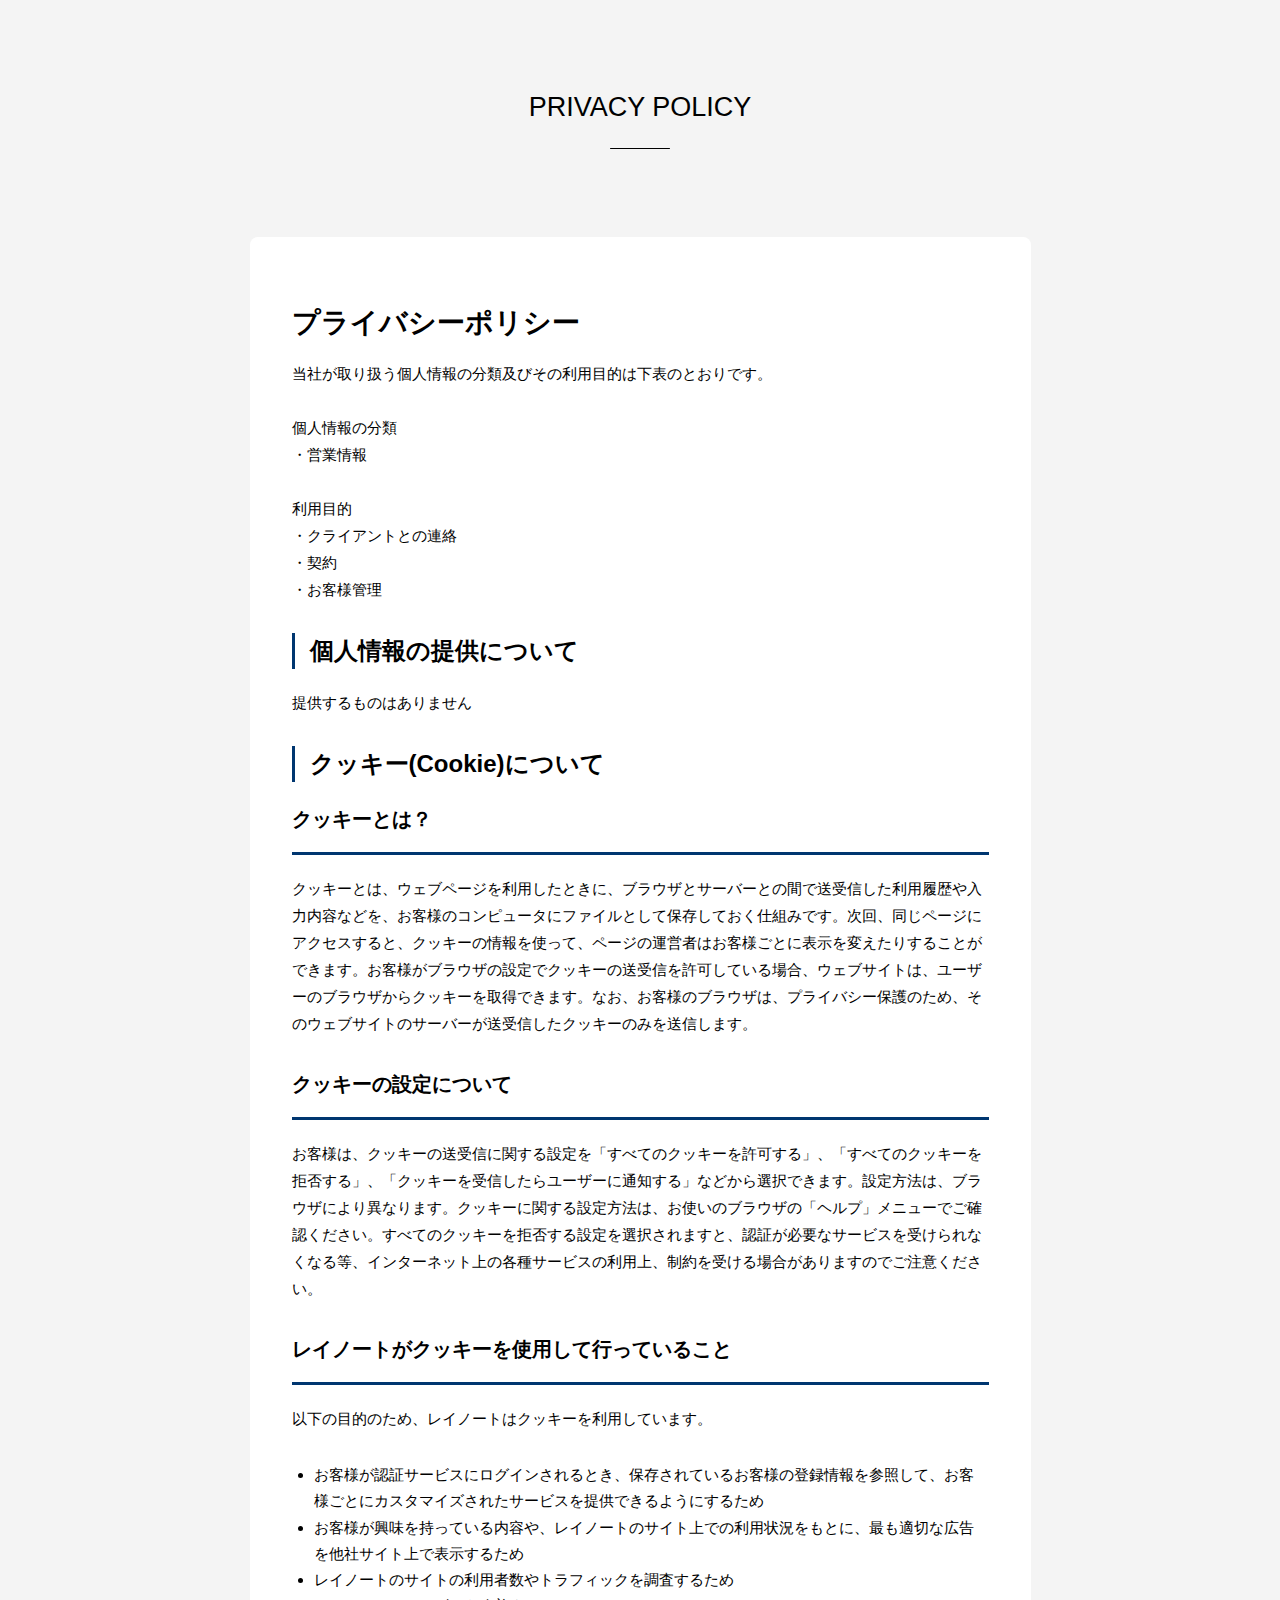
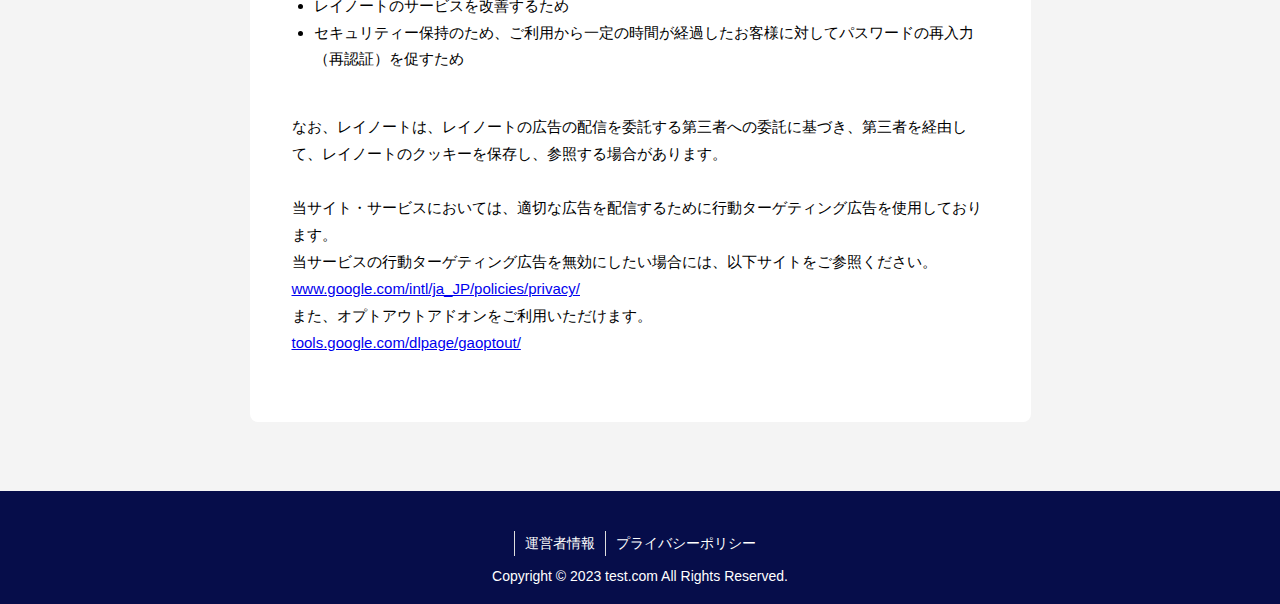
<file: privacy/index.html>
<!DOCTYPE html>
<html lang="ja">

<head>
  <meta charset="UTF-8">
  <meta http-equiv="X-UA-Compatible" content="IE=edge">
  <meta name="viewport" content="width=device-width, initial-scale=1.0">
  <title>AGAクリニックの比較【プライバシーポリシー】</title>
  <link rel="stylesheet" id="cocoon-style-css"
    href="https://toku-shiru.com/wp-content/themes/cocoon-master/style.css?ver=6.2&amp;fver=20230216084813" media="all">
  <link rel="stylesheet" id="cocoon-child-style-css"
    href="https://toku-shiru.com/wp-content/themes/cocoon-child-master/style.css?ver=6.2&amp;fver=20230421060408"
    media="all">

  <link rel="stylesheet" href="style.css">
</head>

<body>
  <section class="content">
    <div class="privacypolicybox">
      <h1 class="quick">PRIVACY POLICY</h1>
    </div><!-- privacypolicybox -->
  </section>
  <div class="contents-container">
    <div class="contents">
      <div class="general-contents-body">
        <div class="contents-panel">
          <h1 class="contents-header">プライバシーポリシー</h1>
          <p>当社が取り扱う個人情報の分類及びその利用目的は下表のとおりです。
            <br><br>
            個人情報の分類
            <br>
            ・営業情報<br>
            <br>
            利用目的
            <br>
            ・クライアントとの連絡
            <br>
            ・契約
            <br>
            ・お客様管理
          </p>
          <h3>個人情報の提供について</h3>
          <p>
            提供するものはありません
          </p>
          <h3>クッキー(Cookie)について</h3>
          <h4>クッキーとは？</h4>
          <p>
            クッキーとは、ウェブページを利用したときに、ブラウザとサーバーとの間で送受信した利用履歴や入力内容などを、お客様のコンピュータにファイルとして保存しておく仕組みです。次回、同じページにアクセスすると、クッキーの情報を使って、ページの運営者はお客様ごとに表示を変えたりすることができます。お客様がブラウザの設定でクッキーの送受信を許可している場合、ウェブサイトは、ユーザーのブラウザからクッキーを取得できます。なお、お客様のブラウザは、プライバシー保護のため、そのウェブサイトのサーバーが送受信したクッキーのみを送信します。
          </p>
          <h4>クッキーの設定について</h4>
          <p>
            お客様は、クッキーの送受信に関する設定を「すべてのクッキーを許可する」、「すべてのクッキーを拒否する」、「クッキーを受信したらユーザーに通知する」などから選択できます。設定方法は、ブラウザにより異なります。クッキーに関する設定方法は、お使いのブラウザの「ヘルプ」メニューでご確認ください。すべてのクッキーを拒否する設定を選択されますと、認証が必要なサービスを受けられなくなる等、インターネット上の各種サービスの利用上、制約を受ける場合がありますのでご注意ください。
          </p>
          <h4>レイノートがクッキーを使用して行っていること</h4>
          <p>以下の目的のため、レイノートはクッキーを利用しています。</p>
          <ul>
            <li>お客様が認証サービスにログインされるとき、保存されているお客様の登録情報を参照して、お客様ごとにカスタマイズされたサービスを提供できるようにするため</li>
            <li>お客様が興味を持っている内容や、レイノートのサイト上での利用状況をもとに、最も適切な広告を他社サイト上で表示するため</li>
            <li>レイノートのサイトの利用者数やトラフィックを調査するため</li>
            <li>レイノートのサービスを改善するため</li>
            <li>セキュリティー保持のため、ご利用から一定の時間が経過したお客様に対してパスワードの再入力（再認証）を促すため</li>
          </ul>
          <br>
          <p>なお、レイノートは、レイノートの広告の配信を委託する第三者への委託に基づき、第三者を経由して、レイノートのクッキーを保存し、参照する場合があります。
            <br>
            <br>
            当サイト・サービスにおいては、適切な広告を配信するために行動ターゲティング広告を使用しております。
            <br>
            当サービスの行動ターゲティング広告を無効にしたい場合には、以下サイトをご参照ください。
            <br>
            <a href="www.google.com/intl/ja_JP/policies/privacy/">www.google.com/intl/ja_JP/policies/privacy/</a>
            <br>
            また、オプトアウトアドオンをご利用いただけます。
            <br>
            <a href="tools.google.com/dlpage/gaoptout/">tools.google.com/dlpage/gaoptout/</a>
          </p>
        </div>
      </div>
    </div>
  </div>
  <footer id="footer" class="footer footer-container nwa">
    <div id="footer-in" class="footer-in wrap cf">
      <div class="footer-bottom fdt-up-and-down fnm-text-width cf">
        <div class="footer-bottom-content">
          <nav id="navi-footer" class="navi-footer">
            <div id="navi-footer-in" class="navi-footer-in">
              <ul id="menu-menu01" class="menu-footer">
                <li id="menu-item-33"
                  class="menu-item menu-item-type-post_type menu-item-object-page menu-item-home menu-item-33"><a
                    href="https://laynote.jp/#company">運営者情報</a></li>
                <li id="menu-item-37" class="menu-item menu-item-type-post_type menu-item-object-page menu-item-37"><a
                    href="#">プライバシーポリシー</a></li>
              </ul>
            </div>
          </nav>
          <div class="source-org copyright">Copyright © 2023 test.com All Rights Reserved.</div>
        </div>
      </div>
    </div>
  </footer>
</body>

</html>
</file>
<file: privacy/style.css>
/*
html5doctor.com Reset Stylesheet
v1.6.1
Last Updated: 2010-09-17
Author: Richard Clark - http://richclarkdesign.com
Twitter: @rich_clark
*/

html,
body,
div,
span,
object,
iframe,
h1,
h2,
h3,
h4,
h5,
h6,
p,
blockquote,
pre,
abbr,
address,
cite,
code,
del,
dfn,
em,
img,
ins,
kbd,
q,
samp,
small,
strong,
sub,
sup,
var,
b,
i,
dl,
dt,
dd,
ol,
ul,
li,
fieldset,
form,
label,
legend,
table,
caption,
tbody,
tfoot,
thead,
tr,
th,
td,
article,
aside,
canvas,
details,
figcaption,
figure,
footer,
header,
hgroup,
menu,
nav,
section,
summary,
time,
mark,
audio,
video {
  margin: 0;
  padding: 0;
  border: 0;
  outline: 0;
  font-size: 100%;
  vertical-align: baseline;
  background: transparent;
}

body {
  line-height: 1;
}

article,
aside,
details,
figcaption,
figure,
footer,
header,
hgroup,
menu,
nav,
section {
  display: block;
}

nav ul {
  list-style: none;
}

blockquote,
q {
  quotes: none;
}

blockquote:before,
blockquote:after,
q:before,
q:after {
  content: '';
  content: none;
}

a {
  margin: 0;
  padding: 0;
  font-size: 100%;
  vertical-align: baseline;
  background: transparent;
}

/* change colours to suit your needs */
ins {
  background-color: #ff9;
  color: #000;
  text-decoration: none;
}

/* change colours to suit your needs */
mark {
  background-color: #ff9;
  color: #000;
  font-style: italic;
  font-weight: bold;
}

del {
  text-decoration: line-through;
}

abbr[title],
dfn[title] {
  border-bottom: 1px dotted;
  cursor: help;
}

table {
  border-collapse: collapse;
  border-spacing: 0;
}

/* change border colour to suit your needs */
hr {
  display: block;
  height: 1px;
  border: 0;
  border-top: 1px solid #cccccc;
  margin: 1em 0;
  padding: 0;
}

input,
select {
  vertical-align: middle;
}

@media screen and (max-width: 1049px) {
  .contents h1 {
    font-size: 180%;
  }
}

.privacypolicybox {
  width: 1050px;
  margin: 0 auto;
  text-align: center;
  padding: 80px 15px 60px;
}

.content h1 {
  font-family: Quicksand, sans-serif !important;
  font-weight: 500;
  font-size: 27px;
  line-height: 2.0;
  margin: 0 auto;
  text-align: center;
  position: relative;
  display: inline-block;
  margin-bottom: 1em;
}

.quick {
  font-family: 'Quicksand', sans-serif !important;
}

.content h1:before {
  content: '';
  position: absolute;
  bottom: -15px;
  display: inline-block;
  width: 60px;
  height: 1px;
  left: 50%;
  -moz-transform: translateX(-50%);
  -webkit-transform: translateX(-50%);
  -ms-transform: translateX(-50%);
  transform: translateX(-50%);
  background-color: black;
  border-radius: 2px;
}

:after,
:before {
  -webkit-box-sizing: border-box;
  -moz-box-sizing: border-box;
  box-sizing: border-box;
}

@media screen and (min-width: 839px) {
  .contents-container {
    width: 839px;
  }

  .contents,
  .sidebars {
    padding-left: 29px;
    padding-right: 29px;
  }

  .general-contents-body {
    padding-top: 21px;
    padding-bottom: 0;
  }
}

.contents-container {
  display: block;
  margin: 0 auto;
}

.contents,
.sidebars {
  padding-left: 15px;
  padding-right: 15px;
}

.general-contents-body {
  line-height: 1.75;
  padding-top: 6px;
  padding-bottom: 9px;
}

@media screen and (min-width: 632px) {
  .contents-panel {
    margin-top: 10px;
    padding: 36px 42px;
    border-radius: 10px;
  }

  .contents-panel h2 {
    margin: 1em 0 1em;
    font-size: 22px;
  }

  .contents-panel h3 {
    font-size: 16px;
  }
}

.contents-panel h2:first-child {
  margin-top: 0;
}

.contents-panel h2 {
  line-height: 1.5;
  font-weight: bold;
  margin: 1em 0 0;
  font-size: 14px;
}

.contents-panel p {
  margin: 6px 0;
}

.contents-panel h3 {
  line-height: 1.5;
  font-weight: bold;
  margin: 2em 0 0;
  font-size: 13px;
}

@media screen and (min-width: 839px) {

  .contents,
  .sidebars {
    padding-left: 29px;
    padding-right: 29px;
  }
}

@media screen and (min-width: 632px) {
  .contents-panel {
    margin-top: 10px;
    padding: 36px 42px;
    border-radius: 10px;
  }
}

.contents-panel {
  border: 0;
  overflow: hidden;
  background-color: #fff;
  border-radius: 8px;
}

@media screen and (min-width: 839px) {
  body {
    font-size: 15px;
  }
}

body {
  width: 100%;
  overflow-x: hidden;
  font-family: Helvetica, Arial, "Hiragino Kaku Gothic ProN", "Hiragino Kaku Gothic Pro", 游ゴシック, YuGothic, メイリオ, Meiryo, "ＭＳ Ｐゴシック", sans-serif;
  line-height: 1.75;
  color: rgb(0, 0, 0);
  background-color: rgb(244, 244, 244);
  scroll-behavior: smooth;
  margin: 0px;
  padding: 0px;
}

.contents-panel h1 {
  font-size: 28px;
  margin: 25px 0 13px;
}

.contents-panel h3 {
  font-size: 24px;
  font-weight: bold;
  border-left: solid 3px #003670;
  padding-left: 15px;
  margin: 20px auto;
}

.contents-panel p {
  margin: 0;
  line-height: 1.8;
  margin-bottom: 2em;
}

.contents-panel h4 {
  font-size: 20px;
  font-weight: bold;
  border-bottom: solid 3px #003670;
  padding-bottom: 15px;
  margin: 20px auto;
}

.contents-panel ul {
  margin: 1em 0 1em 1.5em;
  list-style: disc;
}

.footer {
  margin-top: 60px;
  padding: 8px;
  background: #060d4a;
}

@media screen and (max-width: 1180px) {
  .wrap {
    width: auto;
  }
}

.footer-bottom {
  margin-top: 24px;
  padding: 8px;
  position: relative;
  font-size: 14px;
}

.footer-bottom.fdt-up-and-down .footer-bottom-content {
  float: none;
  display: block;
  text-align: center;
}

.footer-bottom.fdt-up-and-down .footer-bottom-content .navi-footer-in>ul {
  justify-content: center;
}

.navi-footer-in>.menu-footer {
  padding: 0;
  margin: 0;
  list-style: none;
  display: flex;
  flex-wrap: wrap;
  justify-content: flex-end;
  text-align: center;
  margin: 0;
}

.footer-bottom.fnm-text-width .menu-footer li {
  width: auto;
}

.navi-footer-in>.menu-footer li {
  width: 120px;
  border-left: 1px solid #ddd;
}

.footer-bottom.fnm-text-width .menu-footer li a {
  padding: 0 10px;
}

.navi-footer-in a {
  color: #fff;
}

.navi-footer-in a {
  text-decoration: none;
  display: block;
  font-size: 14px;
  transition: all 0.3s ease-in-out;
}

a {
  margin: 0;
  padding: 0;
  font-size: 100%;
  vertical-align: baseline;
  background: transparent;
}

.copyright {
  color: #fff;
  margin-top: 8px;
}

.cf::after {
  clear: both;
  content: "";
  display: block;
}

@media screen and (max-width: 768px) {
  .privacypolicybox {
    width: 100% !important;
    margin: 0 auto !important;
    padding: 75px 0px 35px !important;
  }

  .contents-panel h1 {
    font-size: 20px;
    margin: 15px 0 9px;
  }

  .contents-panel p {
    line-height: 1.6;
    font-size: 14px;
  }

  .contents-panel h3 {
    font-size: 18px;
    font-weight: bold;
    border-left: solid 3px #003670;
    padding-left: 15px;
    margin: 15px auto;
  }

  .contents-panel h4 {
    font-size: 16px;
    font-weight: bold;
    border-bottom: solid 3px #003670;
    padding-bottom: 10px;
    margin: 15px auto;
  }

  .contents-panel ul {
    font-size: 14px;
    margin: 1em 0 1em 1.5em;
    list-style: disc;
  }

  .footer {
    margin-top: 45px;
    padding: 8px;
    background: #060d4a;
  }

  .footer-bottom {
    margin-top: 0px;
    margin: 20px 0;
    padding: 8px;
    position: relative;
    font-size: 14px;
  }

  .navi-footer-in>.menu-footer li.menu-item {
    width: 100%;
  }

  .navi-footer-in>.menu-footer li.menu-item a {
    padding: 0;
    width: 100%;
  }

  .navi-footer-in>.menu-footer li.menu-item {
    width: 100%;
  }

  .contents-panel {
    border: 0;
    overflow: hidden;
    background-color: #fff;
    padding: 20px 20px;
    border-radius: 8px;
  }
}
</file>
